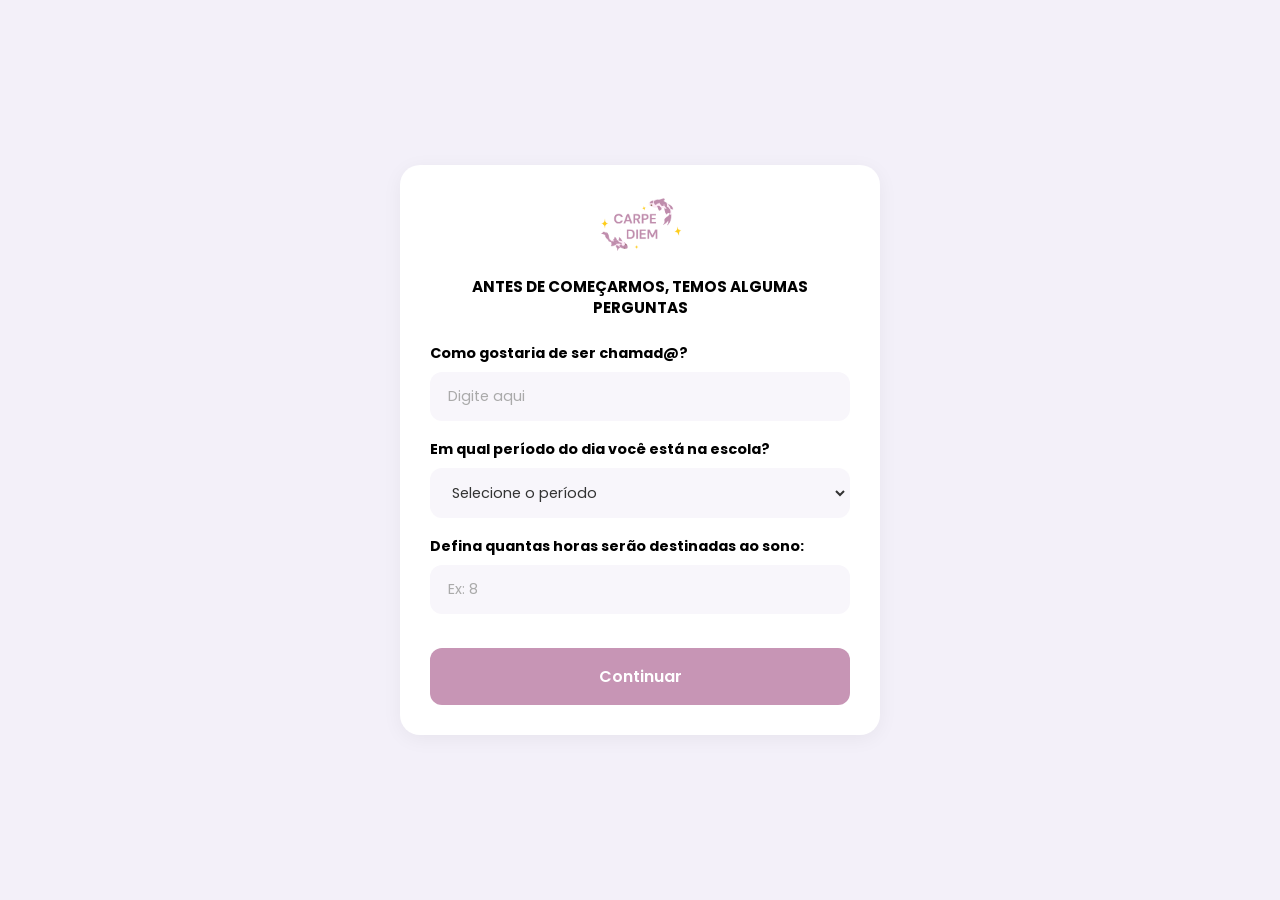
<file: src/cronograma-pronto.html>
<!DOCTYPE html>
<html lang="pt-BR">
<head>
  <meta charset="UTF-8" />
  <meta name="viewport" content="width=device-width, initial-scale=1.0" />
  <title>Cronograma pronto - Carpe Diem</title>
  <link rel="manifest" href="manifest.json">
  <meta name="theme-color" content="#c795b5">
  <link rel="apple-touch-icon" href="img/icon-192.png">
  <link rel="preconnect" href="https://fonts.googleapis.com">
  <link rel="preconnect" href="https://fonts.gstatic.com" crossorigin>
  <link href="https://fonts.googleapis.com/css2?family=Poppins:wght@400;600;700&display=swap" rel="stylesheet">
  <link rel="stylesheet" href="style.css">
</head>
<body>
  <div class="container">
    <img src="img/logo.png" alt="Carpe Diem" class="logo-small">

    <h2>ANTES DE COMEÇARMOS, TEMOS ALGUMAS PERGUNTAS</h2>

    <div class="form-group">
      <label>Como gostaria de ser chamad@?</label>
      <input type="text" id="username" placeholder="Digite aqui">
    </div>

    <div class="form-group">
      <label>Em qual período do dia você está na escola?</label>
      <select id="school-period">
        <option value="" disabled selected>Selecione o período</option>
        <option value="manha">Manhã</option>
        <option value="tarde">Tarde</option>
        <option value="noite">Noite</option>
        <option value="integral">Integral (Manhã e Tarde)</option>
        <option value="misto">Misto (Tarde e Noite)</option>
      </select>
    </div>

    <div class="form-group">
      <label>Defina quantas horas serão destinadas ao sono:</label>
      <input type="number" id="sleep-hours" placeholder="Ex: 8" min="7" max="10">
      <span id="info" class="duration-display"></span>
    </div>

    <button class="btn-submit" onclick="continuar()">Continuar</button>
  </div>

  <script src="ui.js"></script>
  <script>
    function mostrarInfo(texto) {
      const info = document.getElementById('info');
      info.textContent = texto;
      info.classList.toggle('error-text', Boolean(texto));
    }

    function continuar() {
      const nome = document.getElementById('username').value.trim();
      const periodo = document.getElementById('school-period').value;
      const sono = parseFloat(document.getElementById('sleep-hours').value);

      if (!nome || !periodo || isNaN(sono)) {
        avisar('Por favor, preencha todos os campos antes de continuar.', { tipo: 'aviso' });
        return;
      }

      if (sono < 7) {
        mostrarInfo('O mínimo de sono é 7 horas. O descanso faz parte da aprovação!');
        return;
      }

      localStorage.setItem('carpeDiem_nome', nome);
      localStorage.setItem('carpeDiem_periodo', periodo);
      localStorage.setItem('carpeDiem_sono', sono);

      window.location.href = 'escolher-vestibular.html';
    }
  </script>
</body>
</html>
</file>
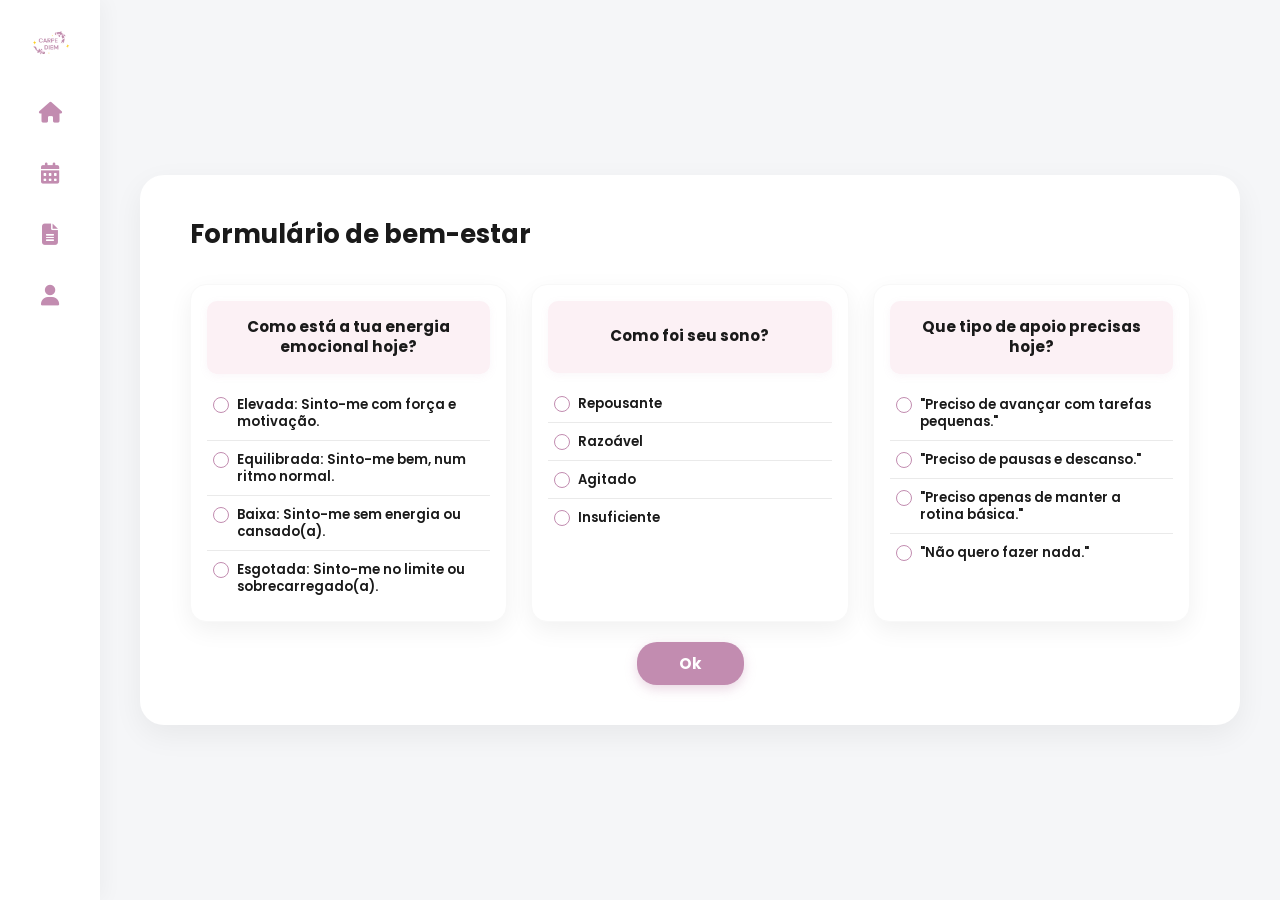
<file: src/formulario.html>
<!DOCTYPE html>
<html lang="pt-BR">
<head>
  <meta charset="UTF-8" />
  <meta name="viewport" content="width=device-width, initial-scale=1.0" />
  <title>Formulário de Bem-Estar - Carpe Diem</title>
  <link rel="preconnect" href="https://fonts.googleapis.com">
  <link rel="preconnect" href="https://fonts.gstatic.com" crossorigin>
  <link href="https://fonts.googleapis.com/css2?family=Poppins:wght@400;600;700&display=swap" rel="stylesheet">
  <link rel="stylesheet" href="https://cdnjs.cloudflare.com/ajax/libs/font-awesome/6.4.0/css/all.min.css">

  <link rel="manifest" href="manifest.json">
  <meta name="theme-color" content="#c795b5">
  <link rel="apple-touch-icon" href="img/icon-192.png">

  <link rel="stylesheet" href="formulario.css">
</head>
<body>
  <div class="page-layout">

    <aside class="sidebar">
      <img src="img/logo.png" alt="Carpe Diem" class="sidebar-logo">
      <nav class="sidebar-nav">
        <a href="index.html"><i class="fa-solid fa-house"></i></a>
        <a href="calendario.html"><i class="fa-solid fa-calendar-days"></i></a>
        <a href="formulario.html"><i class="fa-solid fa-file-lines"></i></a>
        <a href="perfil.html"><i class="fa-solid fa-user"></i></a>
      </nav>
    </aside>


    <main class="main-content">
      <div class="container">

        <img src="img/logo.png" alt="Carpe Diem" class="logo-mobile">

        <h1>Formulário de bem-estar</h1>

        <div class="cards-grid">

          <div class="form-group">
            <label class="question-header">Como está a tua energia emocional hoje?</label>
            <div class="options-container">
              <label class="btn-option">
                <input type="radio" name="energia"> Elevada: Sinto-me com força e motivação.
              </label>
              <label class="btn-option">
                <input type="radio" name="energia"> Equilibrada: Sinto-me bem, num ritmo normal.
              </label>
              <label class="btn-option">
                <input type="radio" name="energia"> Baixa: Sinto-me sem energia ou cansado(a).
              </label>
              <label class="btn-option">
                <input type="radio" name="energia"> Esgotada: Sinto-me no limite ou sobrecarregado(a).
              </label>
            </div>
          </div>

          <div class="form-group">
            <label class="question-header">Como foi seu sono?</label>
            <div class="options-container">
              <label class="btn-option">
                <input type="radio" name="sono"> Repousante
              </label>
              <label class="btn-option">
                <input type="radio" name="sono"> Razoável
              </label>
              <label class="btn-option">
                <input type="radio" name="sono"> Agitado
              </label>
              <label class="btn-option">
                <input type="radio" name="sono"> Insuficiente
              </label>
            </div>
          </div>

          <div class="form-group">
            <label class="question-header">Que tipo de apoio precisas hoje?</label>
            <div class="options-container">
              <label class="btn-option">
                <input type="radio" name="apoio"> "Preciso de avançar com tarefas pequenas."
              </label>
              <label class="btn-option">
                <input type="radio" name="apoio"> "Preciso de pausas e descanso."
              </label>
              <label class="btn-option">
                <input type="radio" name="apoio"> "Preciso apenas de manter a rotina básica."
              </label>
              <label class="btn-option">
                <input type="radio" name="apoio"> "Não quero fazer nada."
              </label>
            </div>
          </div>
        </div>

        <a href="index.html" class="btn-submit">Ok</a>
      </div>
    </main>
  </div>

  <nav class="bottom-nav">
    <a href="index.html"><i class="fa-solid fa-house"></i></a>
    <a href="calendario.html"><i class="fa-solid fa-calendar-days"></i></a>
    <a href="formulario.html"><i class="fa-solid fa-file-lines"></i></a>
    <a href="perfil.html"><i class="fa-solid fa-user"></i></a>
  </nav>
  </div>
</body>
</html>
</file>
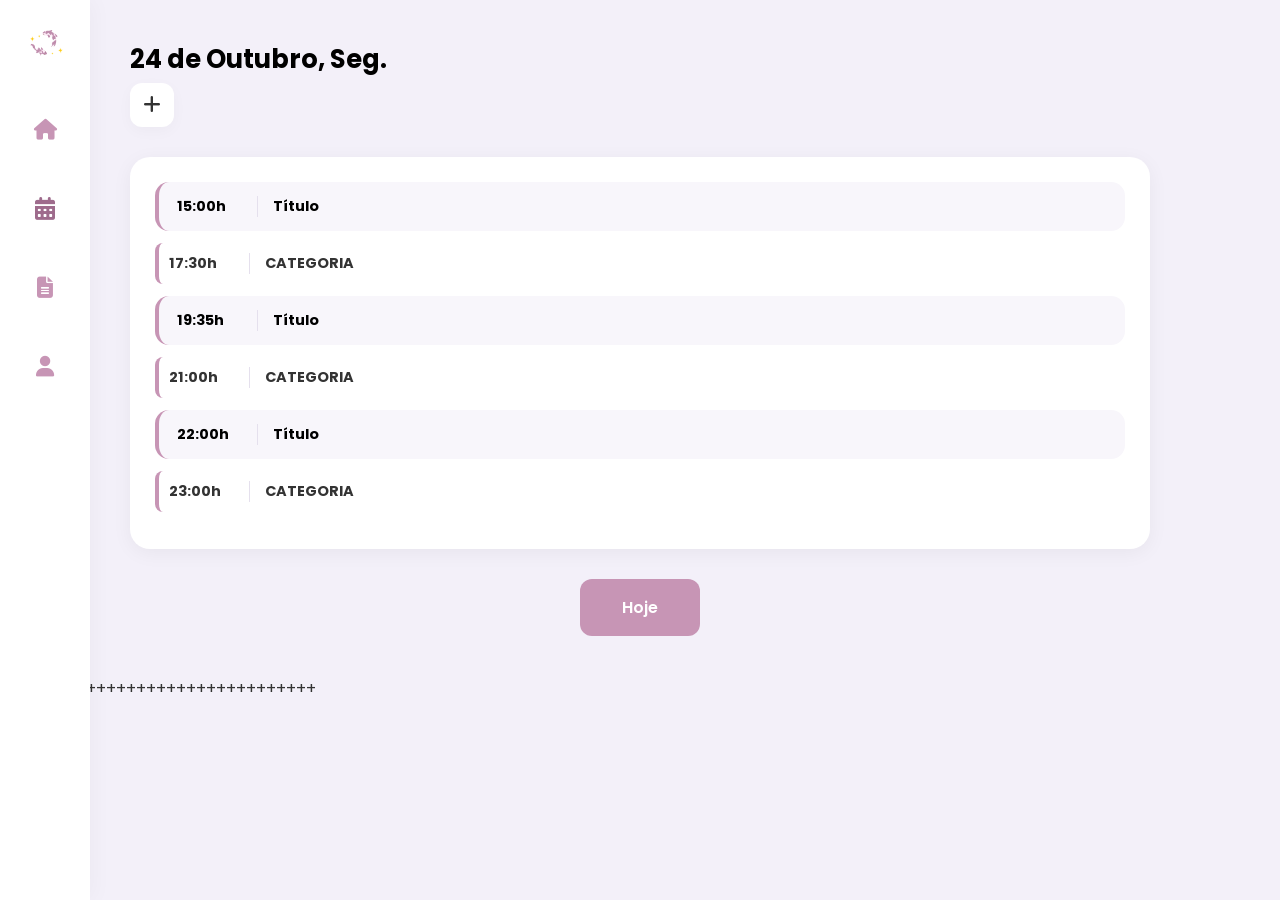
<file: src/tarefa_dia.html>
<!DOCTYPE html>
<html lang="pt-BR">
<head>
  <meta charset="UTF-8" />
  <meta name="viewport" content="width=device-width, initial-scale=1.0" />
  <title>Tarefas do Dia - Carpe Diem</title>
  <link rel="preconnect" href="https://fonts.googleapis.com">
  <link rel="preconnect" href="https://fonts.gstatic.com" crossorigin>
  <link href="https://fonts.googleapis.com/css2?family=Poppins:wght@400;500;600;700&display=swap" rel="stylesheet">
  <link rel="stylesheet" href="https://cdnjs.cloudflare.com/ajax/libs/font-awesome/6.4.0/css/all.min.css">
  <link rel="stylesheet" href="style.css">
</head>
<body class="dashboard-body">
  <aside class="sidebar">
    <img src="img/logo_minus.png" alt="Carpe Diem" class="logo-mini">
    <div class="nav-links"> 
      <a href="index.html" title="Início"><i class="fa-solid fa-house"></i></a>
      <a href="calendario.html" class="active" title="Calendário/Cronograma"><i class="fa-solid fa-calendar-days"></i></a>
      <a href="formulario.html" title="Formulário"><i class="fa-solid fa-file-lines"></i></a>
      <a href="perfil.html" title="Perfil"><i class="fa-solid fa-user"></i></a>
    </div>
  </aside>

  <main class="main-content">
    <div class="header-section">
      <div class="welcome-wrapper">
        <div class="welcome-text">
           <h1>24 de Outubro, Seg.</h1>
        </div>
        <a href="adicionar_tarefa.html" class="cal-icon-btn"><i class="fa-solid fa-plus"></i></a>
      </div>
    </div>

    <div class="tasks-card">
      <div class="task-item">
        <div class="task-time">15:00h</div>
        <div class="task-info"><h4>Título</h4></div>
      </div>
      <div class="task-item" style="background-color: var(--primary-light); border-radius: 8px; padding: 10px;">
        <div class="task-time" style="color: var(--primary-dark);">17:30h</div>
        <div class="task-info"><h4 style="color: var(--primary-dark);">CATEGORIA</h4></div>
      </div>
      <div class="task-item">
        <div class="task-time">19:35h</div>
        <div class="task-info"><h4>Título</h4></div>
      </div>
      <div class="task-item" style="background-color: var(--primary-light); border-radius: 8px; padding: 10px;">
        <div class="task-time" style="color: var(--primary-dark);">21:00h</div>
        <div class="task-info"><h4 style="color: var(--primary-dark);">CATEGORIA</h4></div>
      </div>
      <div class="task-item">
        <div class="task-time">22:00h</div>
        <div class="task-info"><h4>Título</h4></div> 
      </div>
      <div class="task-item" style="background-color: var(--primary-light); border-radius: 8px; padding: 10px;">
        <div class="task-time" style="color: var(--primary-dark);">23:00h</div>
        <div class="task-info"><h4 style="color: var(--primary-dark);">CATEGORIA</h4></div> 
      </div>
    </div>

    <div style="margin-top: 20px; text-align: center;">
      <a href="index.html" class="btn-submit" style="display: inline-block; width: 120px; text-decoration: none; text-align: center;">Hoje</a>
    </div>
  </main>
</body>
</html>+**+++++++++++++++++++++++++++++
</file>
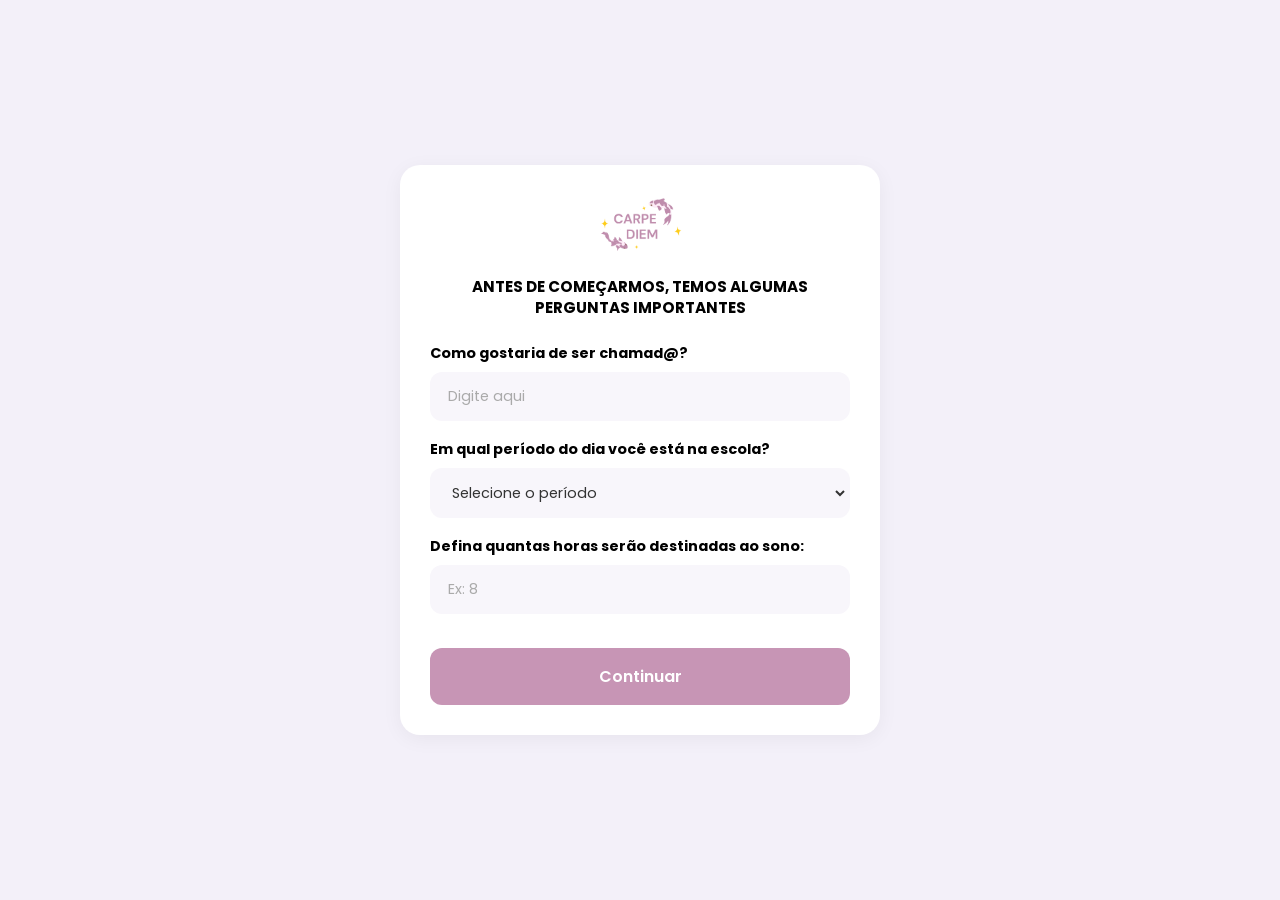
<file: src/users_info.html>
<!DOCTYPE html>
<html lang="pt-BR">
<head>
  <meta charset="UTF-8" />
  <meta name="viewport" content="width=device-width, initial-scale=1.0" />
  <title>Informações do Usuário</title>
  <link rel="preconnect" href="https://fonts.googleapis.com">
  <link rel="preconnect" href="https://fonts.gstatic.com" crossorigin>
  <link href="https://fonts.googleapis.com/css2?family=Poppins:wght@400;600;700&display=swap" rel="stylesheet">

  <link rel="manifest" href="manifest.json">
  <meta name="theme-color" content="#c795b5">
  <link rel="apple-touch-icon" href="img/icon-192.png">

  <link rel="stylesheet" href="style.css">
</head>
<body>
  <div class="container">
    <img src="img/logo.png" alt="Carpe Diem" class="logo-small">

    <h2>ANTES DE COMEÇARMOS, TEMOS ALGUMAS PERGUNTAS IMPORTANTES</h2>

    <div class="form-group">
      <label>Como gostaria de ser chamad@?</label>
      <input type="text" id="username" placeholder="Digite aqui">
    </div>

    <div class="form-group">
      <label>Em qual período do dia você está na escola?</label>
      <select id="school-period">
        <option value="" disabled selected>Selecione o período</option>
        <option value="manha">Manhã</option>
        <option value="tarde">Tarde</option>
        <option value="noite">Noite</option>
        <option value="integral">Integral (Manhã e Tarde)</option>
        <option value="misto">Misto (Tarde e Noite)</option>
      </select>
    </div>

    <div class="form-group">
      <label>Defina quantas horas serão destinadas ao sono:</label>
      <input
        type="text"
        id="sleep-hours"
        placeholder="Ex: 8"
        inputmode="decimal"
        maxlength="5"
        autocomplete="off"
      >

      <span id="sono-info" class="duration-display"></span>
    </div>

    <button class="btn-submit" onclick="salvarDados()">Continuar</button>
  </div>

  <div class="modal-overlay" id="modal-aviso">
    <div class="modal-box">
      <h3 id="modal-titulo">🌙 Descanso é essencial!</h3>
      <p id="modal-texto">Mensagem de aviso aqui.</p>
      <button class="modal-btn" onclick="fecharModal()">Ajustar sono</button>
    </div>
  </div>
 <script src="ui.js"></script>
  <script>
    const SONO_MINIMO = 7;
    const SONO_MAXIMO = 24;

    const sonoInput = document.getElementById('sleep-hours');

    function mostrarModal(titulo, texto) {
      document.getElementById('modal-titulo').textContent = titulo;
      document.getElementById('modal-texto').textContent = texto;
      document.getElementById('modal-aviso').classList.add('show');
    }

    function fecharModal() {
      document.getElementById('modal-aviso').classList.remove('show');
      sonoInput.focus();
    }

    function limparErroSono() {
      sonoInput.classList.remove('input-error');
    }

    // Converte o texto do campo em número (aceita vírgula ou ponto)
    function lerSono() {
      return parseFloat(sonoInput.value.replace(',', '.'));
    }

    // Filtra o que é digitado: só números e um separador decimal, nunca acima de 24
    sonoInput.addEventListener('input', function () {
      limparErroSono();

      // Remove tudo que não for número, vírgula ou ponto
      let valor = this.value.replace(/[^0-9.,]/g, '');

      // Mantém apenas um separador decimal
      const partes = valor.split(/[.,]/);
      if (partes.length > 2) {
        valor = partes[0] + ',' + partes.slice(1).join('');
      }

      // Limita a uma casa decimal (ex: 7,5)
      const sep = valor.search(/[.,]/);
      if (sep !== -1) {
        valor = valor.slice(0, sep + 2);
      }

      // Se passar do máximo, trava no máximo
      const numero = parseFloat(valor.replace(',', '.'));
      if (!isNaN(numero) && numero > SONO_MAXIMO) {
        valor = String(SONO_MAXIMO);
      }

      this.value = valor;
    });

    function salvarDados() {
      const nome = document.getElementById('username').value.trim();
      const periodo = document.getElementById('school-period').value;
      const sono = lerSono();

      if (!nome || !periodo || isNaN(sono)) {
        mostrarModal("⚠️ Campos obrigatórios", "Por favor, preencha todos os campos antes de continuar.");
        return;
      }

      if (sono > SONO_MAXIMO) {
        sonoInput.classList.add('input-error');
        mostrarModal("⏰ Um dia tem só 24 horas!", "O limite máximo de horas de sono é " + SONO_MAXIMO + ". Por favor, ajuste o valor.");
        return;
      }

      if (sono < SONO_MINIMO) {
        sonoInput.classList.add('input-error');
        mostrarModal("😴 O descanso faz parte da aprovação!", "Definimos o mínimo de " + SONO_MINIMO + " horas de sono para garantir que sua mente esteja descansada e com boa retenção de conteúdo. Por favor, ajuste suas horas de sono.");
        return;
      }

      localStorage.setItem('carpeDiem_nome', nome);
      localStorage.setItem('carpeDiem_periodo', periodo);
      localStorage.setItem('carpeDiem_sono', sono);

      window.location.href = 'adicionar_tarefa.html';
    }
  </script>
</body>
</html>
</file>
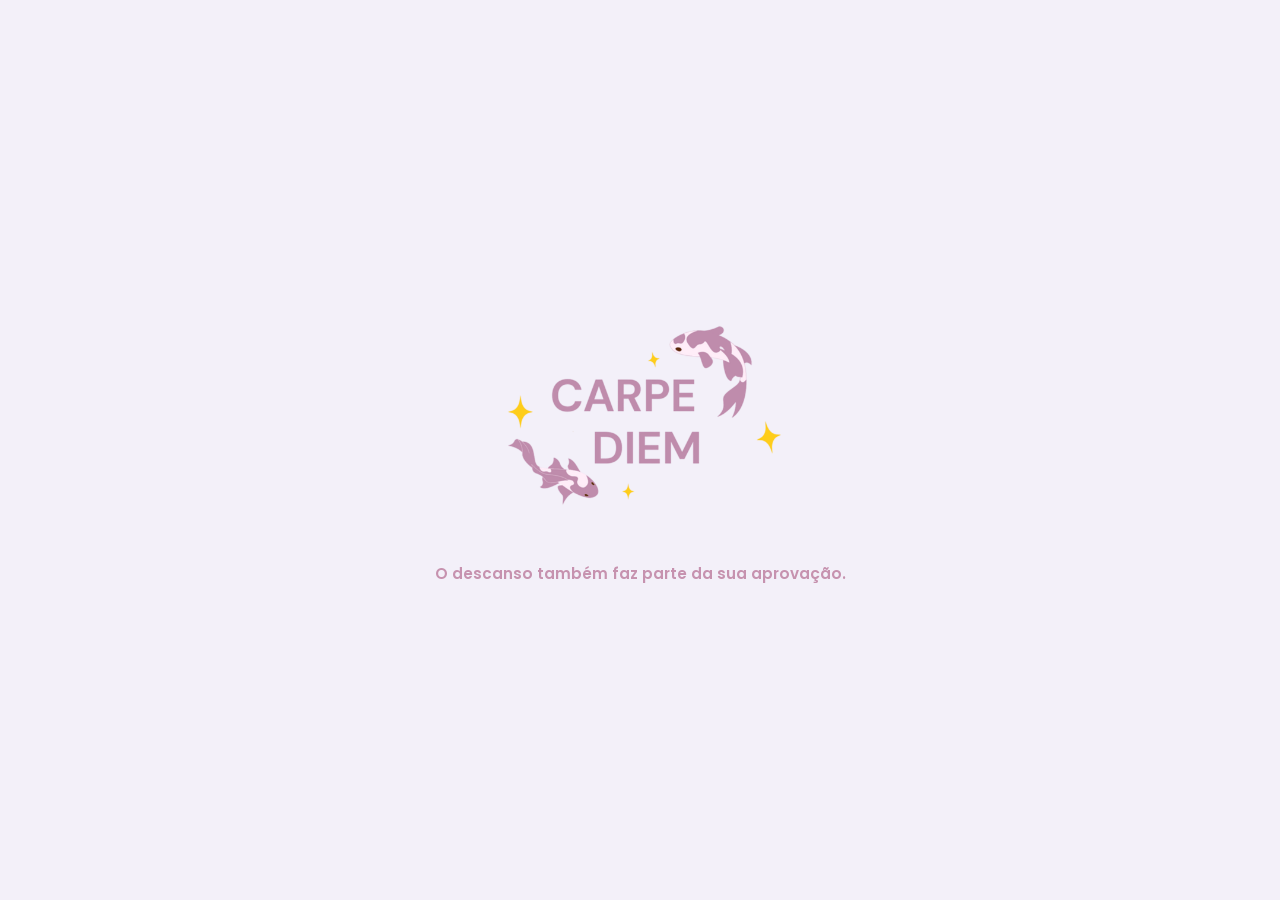
<file: src/welcome.html>
<!DOCTYPE html>
<html lang="pt-BR">
<head>
  <meta charset="UTF-8" />
  <meta name="viewport" content="width=device-width, initial-scale=1.0" />
  <title>Carpe Diem - Cronograma de Estudos</title>
  <link rel="preconnect" href="https://fonts.googleapis.com">
  <link rel="preconnect" href="https://fonts.gstatic.com" crossorigin>
  <link href="https://fonts.googleapis.com/css2?family=Poppins:wght@400;600;700&display=swap" rel="stylesheet">

  <link rel="manifest" href="manifest.json">
  <meta name="theme-color" content="#c795b5">
  <link rel="apple-touch-icon" href="img/icon-192.png">

  <link rel="stylesheet" href="style.css">
</head>
<body>
  <section id="welcome-screen" class="screen">
    <img src="img/logo.png" alt="Carpe Diem" class="logo-img">

    <p class="subtitle">O descanso também faz parte da sua aprovação.</p>
  </section>

  <section id="choice-screen" class="screen hidden">
    <h2 class="choice-title">Como você quer organizar seus estudos hoje?</h2>

    <div class="options-container">
      <button class="btn-option" onclick="selectOption('pronto')">Cronograma pronto</button>
      <button class="btn-option" onclick="selectOption('proprio')">Montar meu próprio cronograma</button>
    </div>
  </section>

  <script>
    const welcomeScreen = document.getElementById('welcome-screen');
    const choiceScreen = document.getElementById('choice-screen');

    function goToChoiceScreen() {
      welcomeScreen.classList.add('hidden');
      choiceScreen.classList.remove('hidden');
    }

    window.addEventListener('DOMContentLoaded', () => {
      const isFirstAccess = localStorage.getItem('carpeDiem_firstAccess');

      if (isFirstAccess === null) {
        localStorage.setItem('carpeDiem_firstAccess', 'false');

        setTimeout(() => {
          goToChoiceScreen();
        }, 30000);

        welcomeScreen.addEventListener('click', goToChoiceScreen);
      } else {
        welcomeScreen.classList.add('hidden');
        choiceScreen.classList.remove('hidden');
      }
    });

    function iniciarNovoUsuario() {
      [
        'carpeDiem_nome',
        'carpeDiem_periodo',
        'carpeDiem_sono',
        'carpeDiem_lembretes',
        'carpeDiem_tarefas',
        'carpeDiemConfiguracao',
        'carpeDiemQuestionario',
        'carpeDiem_plano'
      ].forEach(chave => localStorage.removeItem(chave));

      const id = crypto.randomUUID
        ? crypto.randomUUID()
        : String(Date.now()) + Math.random().toString(16).slice(2);

      localStorage.setItem('carpeDiem_usuario_id', id);
    }

    function selectOption(option) {
      iniciarNovoUsuario();

      if (option === 'pronto') {
        window.location.href = 'cronograma-pronto.html';
      } else {
        window.location.href = 'users_info.html';
      }
    }
  </script>
</body>
</html>
</file>
<file: src/style.css>
:root {
    --bg-color: #f3f0f9;
    --button-bg: #c795b5;
    --button-hover: #b580a2;
    --card-bg: #ffffff;
    --input-bg: #f8f6fb;
    --text-purple: #c288a7;
    --font-family: 'Poppins', sans-serif;
}

* {
    box-sizing: border-box;
    margin: 0;
    padding: 0;
}

body {
    background-color: var(--bg-color);
    font-family: var(--font-family);
    display: flex;
    justify-content: center;
    align-items: center;
    min-height: 100vh;
    color: #333;
}

/* Modal de aviso */
.modal-overlay {
    position: fixed;
    top: 0;
    left: 0;
    width: 100%;
    height: 100%;
    background: rgba(0, 0, 0, 0.4);
    display: flex;
    justify-content: center;
    align-items: center;
    opacity: 0;
    visibility: hidden;
    transition: 0.3s ease;
    z-index: 100;
}

.modal-overlay.show {
    opacity: 1;
    visibility: visible;
}

.modal-box {
    background: #fff;
    padding: 25px;
    border-radius: 16px;
    width: 90%;
    max-width: 360px;
    text-align: center;
    box-shadow: 0 8px 24px rgba(0, 0, 0, 0.1);
}

.modal-box h3 {
    font-size: 1rem;
    font-weight: 700;
    color: #000;
    margin-bottom: 12px;
}

.modal-box p {
    font-size: 0.85rem;
    color: #555;
    line-height: 1.5;
    margin-bottom: 20px;
}

.modal-btn {
    background-color: var(--button-bg);
    color: #fff;
    border: none;
    padding: 10px 20px;
    border-radius: 10px;
    font-weight: 600;
    cursor: pointer;
    width: 100%;
}

/* welcome.html */
.screen {
    position: absolute;
    top: 0;
    left: 0;
    width: 100%;
    height: 100%;
    display: flex;
    flex-direction: column;
    justify-content: center;
    align-items: center;
    padding: 20px;
    text-align: center;
    transition: opacity 0.8s ease, visibility 0.8s ease;
}

.hidden {
    opacity: 0;
    visibility: hidden;
    pointer-events: none;
}

.logo-img {
    max-width: 340px;
    width: 100%;
    height: auto;
    object-fit: contain;
}

.subtitle {
    margin-top: 40px;
    color: var(--text-purple);
    font-size: 0.95rem;
    font-weight: 600;
    opacity: 0.9;
}

.choice-title {
    font-size: 1.2rem;
    font-weight: 700;
    color: #000;
    margin-bottom: 40px;
}

.options-container {
    display: flex;
    flex-direction: column;
    gap: 20px;
    width: 100%;
    max-width: 380px;
}

.btn-option {
    background-color: var(--button-bg);
    color: #ffffff;
    border: none;
    padding: 16px 24px;
    border-radius: 12px;
    font-size: 1rem;
    font-weight: 600;
    font-family: var(--font-family);
    cursor: pointer;
    box-shadow: 0 4px 12px rgba(0, 0, 0, 0.05);
    transition: background-color 0.3s ease, transform 0.2s ease;
}

.btn-option:hover {
    background-color: var(--button-hover);
    transform: translateY(-2px);
}

/* users_info.html + adicionar_tarefa.html */
.container {
    background: #ffffff;
    padding: 30px;
    border-radius: 20px;
    width: 100%;
    max-width: 480px;
    box-shadow: 0 4px 20px rgba(0, 0, 0, 0.05);
    display: flex;
    flex-direction: column;
    align-items: center;
}

input.input-error {
    border-color: #e74c3c !important;
    background-color: #fdeaea !important;
}

.form-group {
    width: 100%;
    margin-bottom: 18px;
}

.container label {
    display: block;
    font-size: 0.9rem;
    font-weight: 700;
    color: #000;
    margin-bottom: 8px;
}

.container input,
.container select {
    width: 100%;
    padding: 12px 16px;
    border: 2px solid transparent;
    background-color: var(--input-bg);
    border-radius: 12px;
    font-family: var(--font-family);
    font-size: 0.9rem;
    color: #333;
    outline: none;
    transition: all 0.3s ease;
}

.container input::placeholder {
    color: #aaa;
}

.btn-submit {
    background-color: var(--button-bg);
    color: #ffffff;
    border: none;
    width: 100%;
    padding: 16px;
    border-radius: 12px;
    font-size: 1rem;
    font-weight: 600;
    font-family: var(--font-family);
    cursor: pointer;
    margin-top: 10px;
    transition: background-color 0.3s ease;
}

.btn-submit:hover {
    background-color: var(--button-hover);
}

.logo-small {
    width: 100px;
    height: auto;
    margin-bottom: 20px;
}

.container h2 {
    font-size: 0.95rem;
    font-weight: 700;
    color: #000;
    text-align: center;
    margin-bottom: 25px;
    line-height: 1.4;
}

.container h1 {
    font-size: 1.1rem;
    font-weight: 700;
    color: #000;
    margin-bottom: 25px;
    letter-spacing: 0.5px;
}

.duration-display {
    display: block;
    font-size: 0.8rem;
    font-weight: 600;
    color: #666;
    margin-top: 6px;
    transition: color 0.3s ease;
}

.duration-display.error-text {
    color: #e74c3c;
}

.row-group {
    display: flex;
    gap: 15px;
    width: 100%;
}

.row-group .form-group {
    flex: 1;
}

input[type="time"] {
    -webkit-appearance: none;
    -moz-appearance: none;
    appearance: none;
}

input[type="time"]::-webkit-calendar-picker-indicator {
    cursor: pointer;
    filter: opacity(0.6);
}

.tipo-container {
    display: flex;
    gap: 10px;
    margin-bottom: 16px;
    width: 100%;
}

.tipo-btn {
    flex: 1;
    padding: 10px;
    border: 2px solid var(--button-bg);
    background: transparent;
    border-radius: 10px;
    font-weight: 600;
    color: var(--button-bg);
    cursor: pointer;
    transition: all 0.2s;
}

.tipo-btn.active {
    background: var(--button-bg);
    color: #fff;
}

/* adicionar_tarefa.html */
.color-picker-container {
    display: flex;
    gap: 12px;
    align-items: center;
    margin-top: 5px;
}

#estudo-campos {
    width: 100%;
}

.color-circle {
    width: 28px;
    height: 28px;
    border-radius: 50%;
    cursor: pointer;
    border: 2px solid transparent;
    transition: transform 0.2s, border-color 0.2s;
}

.color-circle:hover {
    transform: scale(1.1);
}

.color-circle.selected {
    border-color: #000;
    transform: scale(1.1);
}

#task-color-custom {
    width: 28px;
    height: 28px;
    border: none;
    border-radius: 50%;
    cursor: pointer;
    background: none;
    padding: 0;
}

/* index.html */
body.dashboard-body {
    display: block !important;
}

.sidebar {
    width: 90px;
    background-color: #ffffff;
    display: flex;
    flex-direction: column;
    align-items: center;
    padding: 30px 0;
    box-shadow: 4px 0 20px rgba(0, 0, 0, 0.03);
    position: fixed;
    height: 100vh;
    z-index: 10;
}

.sidebar .logo-mini {
    width: 45px;
    height: auto;
    margin-bottom: 50px;
}

.nav-links {
    display: flex;
    flex-direction: column;
    gap: 35px;
    align-items: center;
}

.nav-links a {
    color: var(--button-bg);
    font-size: 1.3rem;
    text-decoration: none;
    width: 44px;
    height: 44px;
    display: flex;
    justify-content: center;
    align-items: center;
    border-radius: 12px;
    transition: all 0.2s ease;
}

.nav-links a.active,
.nav-links a:hover {
    color: #9e6b8c;
    transform: scale(1.1);
}

.main-content {
    margin-left: 90px;
    flex: 1;
    padding: 40px;
    max-width: 1100px;
}

.header-section {
    display: flex;
    justify-content: space-between;
    align-items: flex-start;
    margin-bottom: 30px;
}

.welcome-text h1 {
    font-size: 1.6rem;
    font-weight: 700;
    color: #000;
    margin-bottom: 4px;
}

.welcome-text p {
    font-size: 0.9rem;
    color: #777;
    font-weight: 500;
}

.logo-inline-mobile {
    display: none;
}

.quote-box {
    border-left: 3px solid var(--button-bg);
    padding-left: 15px;
    max-width: 340px;
    font-size: 0.85rem;
    color: #666;
    font-style: italic;
    line-height: 1.4;
}

.dashboard-grid {
    display: grid;
    grid-template-columns: 1.3fr 1fr;
    gap: 25px;
}

.tasks-card {
    background: var(--card-bg);
    border-radius: 20px;
    padding: 25px;
    box-shadow: 0 4px 20px rgba(0, 0, 0, 0.05);
}

.tasks-card h3 {
    font-size: 1rem;
    font-weight: 700;
    color: #000;
    margin-bottom: 20px;
}

.task-item {
    display: flex;
    align-items: center;
    background: var(--input-bg);
    border-radius: 14px;
    padding: 14px 18px;
    margin-bottom: 12px;
    border-left: 4px solid var(--button-bg);
    transition: transform 0.2s;
}

.task-item:hover {
    transform: translateX(3px);
}

.task-time {
    display: flex;
    flex-direction: column;
    font-weight: 700;
    font-size: 0.9rem;
    color: #000;
    padding-right: 15px;
    min-width: 80px;
}

.task-time span {
    font-size: 0.75rem;
    color: #888;
    font-weight: 500;
}

.task-info {
    padding-left: 15px;
    border-left: 1px solid #e5e0ed;
}

.task-info h4 {
    font-size: 0.9rem;
    font-weight: 700;
    color: #000;
}

.task-info p {
    font-size: 0.75rem;
    color: var(--text-purple);
    font-weight: 600;
    text-transform: uppercase;
    letter-spacing: 0.5px;
    margin-top: 2px;
}

.side-cards {
    display: flex;
    flex-direction: column;
    gap: 20px;
}

.card-action {
    background-color: var(--button-bg);
    border-radius: 20px;
    padding: 22px 25px;
    color: #ffffff;
    text-decoration: none;
    box-shadow: 0 4px 20px rgba(0, 0, 0, 0.05);
    display: flex;
    justify-content: space-between;
    align-items: center;
    transition: background-color 0.3s ease, transform 0.2s ease;
}

.card-action:hover {
    background-color: var(--button-hover);
    transform: translateY(-2px);
}

.card-action h4 {
    font-size: 1rem;
    font-weight: 700;
    margin-bottom: 4px;
}

.card-action p {
    font-size: 0.8rem;
    opacity: 0.9;
}

.card-action i {
    font-size: 1.2rem;
}

.todo-card {
    background-color: var(--card-bg);
    border-radius: 20px;
    padding: 25px;
    box-shadow: 0 4px 20px rgba(0, 0, 0, 0.05);
}

.todo-card h4 {
    font-size: 1rem;
    font-weight: 700;
    color: #000;
    margin-bottom: 16px;
}

.todo-list {
    list-style: none;
    display: flex;
    flex-direction: column;
    gap: 12px;
}

.todo-item {
    display: flex;
    align-items: center;
    gap: 12px;
    font-size: 0.85rem;
    color: #333;
    padding: 10px 14px;
    background-color: var(--input-bg);
    border-radius: 12px;
    cursor: pointer;
    transition: background-color 0.2s;
}

.todo-item input[type="checkbox"] {
    accent-color: var(--button-bg);
    width: 18px;
    height: 18px;
    cursor: pointer;
}

.todo-item.completed span {
    text-decoration: line-through;
    color: #aaa;
}

/* calendario.html */
body.calendar-body {
    display: block !important;
    background-color: var(--bg-color);
}

.calendar-main-content {
    margin-left: 90px;
    padding: 40px;
    max-width: 1250px;
}

.calendar-header-bar {
    display: flex;
    justify-content: space-between;
    align-items: flex-start;
    margin-bottom: 25px;
}

.calendar-title-area h1 {
    font-size: 1.6rem;
    font-weight: 700;
    color: #000;
    margin-bottom: 4px;
}

.calendar-title-area p {
    font-size: 1.1rem;
    font-weight: 700;
    color: #000;
}

.calendar-title-area p span {
    color: var(--button-bg);
    font-weight: 600;
}

.calendar-actions {
    display: flex;
    gap: 12px;
}

.cal-icon-btn {
    background: var(--card-bg);
    border: none;
    width: 44px;
    height: 44px;
    border-radius: 12px;
    cursor: pointer;
    display: flex;
    align-items: center;
    justify-content: center;
    color: #333;
    font-size: 1.2rem;
    box-shadow: 0 4px 15px rgba(0, 0, 0, 0.03);
    transition: background 0.2s, color 0.2s;
    text-decoration: none;
}

.cal-icon-btn:hover {
    background: var(--button-bg);
    color: #fff;
}

.schedule-card {
    background: var(--card-bg);
    border-radius: 24px;
    padding: 25px;
    box-shadow: 0 4px 20px rgba(0, 0, 0, 0.04);
    overflow-x: auto;
}

.time-blocking-grid {
    display: grid;
    grid-template-columns: 75px repeat(7, 1fr);
    min-width: 900px;
    position: relative;
}

.grid-col-header {
    text-align: center;
    padding: 12px 6px;
    font-size: 0.85rem;
    font-weight: 600;
    color: #555;
    border-bottom: 1px solid #eee;
}

.grid-col-header.active-day {
    background-color: #000;
    color: #fff;
    border-radius: 10px;
}

.time-row-label {
    font-size: 0.75rem;
    color: #888;
    text-align: right;
    padding-right: 15px;
    height: 60px;
    border-right: 1px solid #eee;
    font-weight: 600;
    display: flex;
    align-items: flex-start;
    justify-content: flex-end;
    padding-top: 5px;
}

.time-slot-cell {
    height: 60px;
    border-bottom: 1px solid #f3eff8;
    border-right: 1px solid #f3eff8;
    position: relative;
}

.scheduled-task-block {
    position: absolute;
    left: 6px;
    right: 6px;
    border-radius: 14px;
    padding: 10px 12px;
    font-size: 0.75rem;
    display: flex;
    flex-direction: column;
    justify-content: space-between;
    box-shadow: 0 2px 8px rgba(0, 0, 0, 0.03);
    z-index: 2;
}

.scheduled-task-block .t-title {
    font-weight: 700;
    color: #111;
    font-size: 0.85rem;
}

.scheduled-task-block .t-time {
    font-size: 0.7rem;
    color: #666;
    margin-top: 2px;
}

.scheduled-task-block .t-category {
    align-self: flex-start;
    background: rgba(255, 255, 255, 0.7);
    padding: 2px 8px;
    border-radius: 10px;
    font-size: 0.65rem;
    font-weight: 700;
    display: flex;
    align-items: center;
    gap: 5px;
    margin-top: 6px;
    text-transform: uppercase;
}

.scheduled-task-block .t-category::before {
    content: '';
    width: 6px;
    height: 6px;
    border-radius: 50%;
    background-color: #333;
}

.bg-fixo {background-color: #f0ece9;}
.bg-lazer {background-color: #eadcf8;}
.bg-estudo {background-color: #fce1e8;}
.bg-descanso {background-color: #fef0c7;}
.bg-sono {background-color: #e0f2fe;}

.monthly-wrapper {
    display: none;
    background: var(--card-bg);
    border-radius: 24px;
    padding: 25px;
    box-shadow: 0 4px 20px rgba(0, 0, 0, 0.04);
}

.monthly-grid-header {
    display: grid;
    grid-template-columns: repeat(7, 1fr);
    text-align: center;
    font-weight: 700;
    font-size: 0.85rem;
    color: #666;
    margin-bottom: 12px;
}

.monthly-days-container {
    display: grid;
    grid-template-columns: repeat(7, 1fr);
    gap: 8px;
}

.month-cell {
    background-color: var(--input-bg);
    border-radius: 14px;
    min-height: 95px;
    padding: 10px;
    display: flex;
    flex-direction: column;
    gap: 5px;
}

.month-cell.muted {
    opacity: 0.35;
}

.month-cell-number {
    font-size: 0.85rem;
    font-weight: 700;
    color: #333;
}

.month-task-badge {
    font-size: 0.7rem;
    padding: 3px 8px;
    border-radius: 8px;
    color: #fff;
    font-weight: 600;
    white-space: nowrap;
    overflow: hidden;
    text-overflow: ellipsis;
}

/* RESPONSIVIDADE */
@media (max-width: 900px) {
    .dashboard-grid {
        grid-template-columns: 1fr;
    }

    .tasks-card {
        order: 1;
    }

    .side-cards {
        order: 2;
    }

    .sidebar {
        width: 100%;
        height: 65px;
        bottom: 0;
        top: auto;
        flex-direction: row;
        justify-content: space-around;
        padding: 0 15px;
        box-shadow: 0 -4px 20px rgba(0, 0, 0, 0.05);
    }

    .sidebar .logo-mini {
        display: none;
    }

    .nav-links {
        flex-direction: row;
        width: 100%;
        justify-content: space-around;
        gap: 0;
    }

    .main-content {
        margin-left: 0;
        margin-bottom: 80px;
        padding: 20px;
    }

    .header-section {
        flex-direction: column;
        gap: 15px;
    }

    .welcome-wrapper {
        display: flex;
        align-items: center;
        gap: 15px;
    }

    .logo-inline-mobile {
        display: block;
        width: 45px;
        height: auto;
    }

    .calendar-main-content {
        margin-left: 0;
        margin-bottom: 90px;
        padding: 20px;
      }

    .sidebar {
        width: 100%;
        height: 65px;
        bottom: 0;
        top: auto;
        flex-direction: row;
        justify-content: space-around;
        padding: 0 15px;
    }

    .sidebar .logo-mini {display: none;}

    .nav-links {
        flex-direction: row;
        gap: 0; width: 100%;
        justify-content: space-around;
    }
}
</file>
<file: src/formulario.css>
:root {
  --bg-page: #f5f6f8;
  --card-bg: #ffffff;
  --header-lilac: #fcf1f5;
  --accent-mauve: #c28cb0;
  --accent-mauve-hover: #ae769b;
  --text-dark: #1a1a1a;
  --border-light: #eaeaea;
  --shadow-soft: 0 8px 24px rgba(0, 0, 0, 0.06);
}

* {
  margin: 0;
  padding: 0;
  box-sizing: border-box;
  font-family: 'Poppins', sans-serif;
}

body {
  background-color: var(--bg-page);
  color: var(--text-dark);
  min-height: 100vh;
  display: flex;
  flex-direction: column;
}

/* Layout Geral para Telas Grandes (Sidebar + Conteúdo) */
.page-layout {
  display: flex;
  min-height: 100vh;
  width: 100%;
}

/* --- SIDEBAR (Telas Grandes) --- */
.sidebar {
  display: none; /* Oculto por padrão em celulares */
}

.logo-mobile {
  display: block;
  width: 48px;
  height: auto;
  margin-bottom: 12px;
}

/* --- CONTEÚDO PRINCIPAL (MOBILE PADRÃO) --- */
.main-content {
  flex: 1;
  display: flex;
  justify-content: center;
  align-items: center;
  padding: 20px 16px 90px 16px; /* Espaço embaixo para a bottom-nav */
}

.container {
  width: 100%;
  max-width: 440px;
  background-color: var(--card-bg);
  border-radius: 28px;
  padding: 24px 18px;
  box-shadow: 0 10px 30px rgba(0, 0, 0, 0.06);
  display: flex;
  flex-direction: column;
  align-items: center;
}

h1 {
  font-size: 1.3rem;
  font-weight: 700;
  color: var(--text-dark);
  margin-bottom: 18px;
  align-self: flex-start;
}

.cards-grid {
  display: flex;
  flex-direction: column;
  gap: 16px;
  width: 100%;
}

/* Cartões de Pergunta */
.form-group {
  width: 100%;
  background: var(--card-bg);
  border-radius: 16px;
  box-shadow: var(--shadow-soft);
  padding: 14px;
  border: 1px solid #f8f8f8;
  display: flex;
  flex-direction: column;
}

.question-header {
  background-color: var(--header-lilac);
  color: var(--text-dark);
  font-weight: 700;
  font-size: 0.84rem;
  text-align: center;
  padding: 12px 10px;
  border-radius: 10px;
  margin-bottom: 12px;
  line-height: 1.35;
  box-shadow: 0 2px 8px rgba(194, 140, 176, 0.08);
}

/* Opções em formato de lista ou grid flexível */
.options-container {
  display: flex;
  flex-direction: column;
  gap: 10px;
  width: 100%;
}

.btn-option {
  display: flex;
  align-items: flex-start;
  gap: 8px;
  font-size: 0.78rem;
  font-weight: 600;
  color: var(--text-dark);
  cursor: pointer;
  line-height: 1.3;
  padding: 4px;
}

/* Bolinha de rádio personalizada */
input[type="radio"] {
  appearance: none;
  -webkit-appearance: none;
  min-width: 16px;
  height: 16px;
  border: 1.6px solid var(--accent-mauve);
  border-radius: 50%;
  outline: none;
  cursor: pointer;
  position: relative;
  display: inline-flex;
  align-items: center;
  justify-content: center;
  background-color: #fff;
  margin-top: 1px;
  flex-shrink: 0;
}

input[type="radio"]:checked {
  background-color: #fdf6fa;
}

input[type="radio"]:checked::after {
  content: "";
  width: 8px;
  height: 8px;
  background-color: var(--accent-mauve);
  border-radius: 50%;
}

/* Botão Ok */
.btn-submit {
  background-color: var(--accent-mauve);
  color: #ffffff;
  font-weight: 700;
  font-size: 0.95rem;
  padding: 10px 42px;
  border-radius: 20px;
  margin-top: 20px;
  text-align: center;
  text-decoration: none;
  box-shadow: 0 4px 12px rgba(194, 140, 176, 0.35);
  transition: background-color 0.2s ease, transform 0.15s ease;
  display: block;
  width: fit-content;
  align-self: center;
}

.btn-submit:hover {
  background-color: var(--accent-mauve-hover);
  transform: translateY(-1px);
}

/* --- BARRA INFERIOR (Apenas Celular) --- */
.bottom-nav {
  position: fixed;
  bottom: 0;
  left: 0;
  width: 100%;
  background-color: #ffffff;
  border-top-left-radius: 24px;
  border-top-right-radius: 24px;
  box-shadow: 0 -4px 20px rgba(0, 0, 0, 0.05);
  display: flex;
  justify-content: space-around;
  align-items: center;
  padding: 14px 0 18px 0;
  border-top: 1px solid #f5f5f5;
  z-index: 100;
}

.bottom-nav a {
  color: var(--accent-mauve);
  font-size: 1.2rem;
  text-decoration: none;
  transition: opacity 0.2s;
}


/* --- RESPONSIVIDADE PARA TELAS GRANDES (Notebooks / Tablets) --- */
@media (min-width: 900px) {
  /* Oculta a barra inferior de celular */
  .bottom-nav {
    display: none;
  }

  /* Exibe a barra lateral */
  .sidebar {
    display: flex;
    flex-direction: column;
    align-items: center;
    width: 100px;
    background-color: #ffffff;
    box-shadow: 4px 0 20px rgba(0, 0, 0, 0.04);
    padding: 30px 0;
    position: fixed;
    height: 100vh;
    z-index: 10;
  }

  .sidebar-logo {
    width: 45px;
    height: auto;
    margin-bottom: 40px;
  }

  .sidebar-nav {
    display: flex;
    flex-direction: column;
    gap: 30px;
    align-items: center;
  }

  .sidebar-nav a {
    color: var(--accent-mauve);
    font-size: 1.3rem;
    text-decoration: none;
    transition: transform 0.2s;
  }

  .sidebar-nav a:hover {
    transform: scale(1.1);
  }

  /* Ajusta o container principal para ocupar o espaço ao lado da sidebar */
  .main-content {
    margin-left: 100px;
    padding: 40px;
    justify-content: center;
    align-items: center;
  }

  .container {
    max-width: 1100px;
    padding: 40px 50px;
    border-radius: 24px;
  }

  .logo-mobile {
    display: none; /* Esconde a logo pequena interna no PC, pois já tem na sidebar */
  }

  h1 {
    font-size: 1.6rem;
    margin-bottom: 30px;
  }

  /* Coloca os 3 cartões lado a lado */
  .cards-grid {
    display: grid;
    grid-template-columns: repeat(3, 1fr);
    gap: 24px;
    align-items: stretch;
  }

  .form-group {
    margin-bottom: 0;
    padding: 16px;
  }

  .question-header {
    font-size: 0.95rem;
    padding: 16px 12px;
    min-height: 72px;
    display: flex;
    align-items: center;
    justify-content: center;
  }

  .btn-option {
    font-size: 0.82rem;
    padding: 10px 6px;
    border-bottom: 1px solid var(--border-light);
  }

  .options-container {
    gap: 0;
  }

  .btn-option:last-child {
    border-bottom: none;
  }
}
</file>
